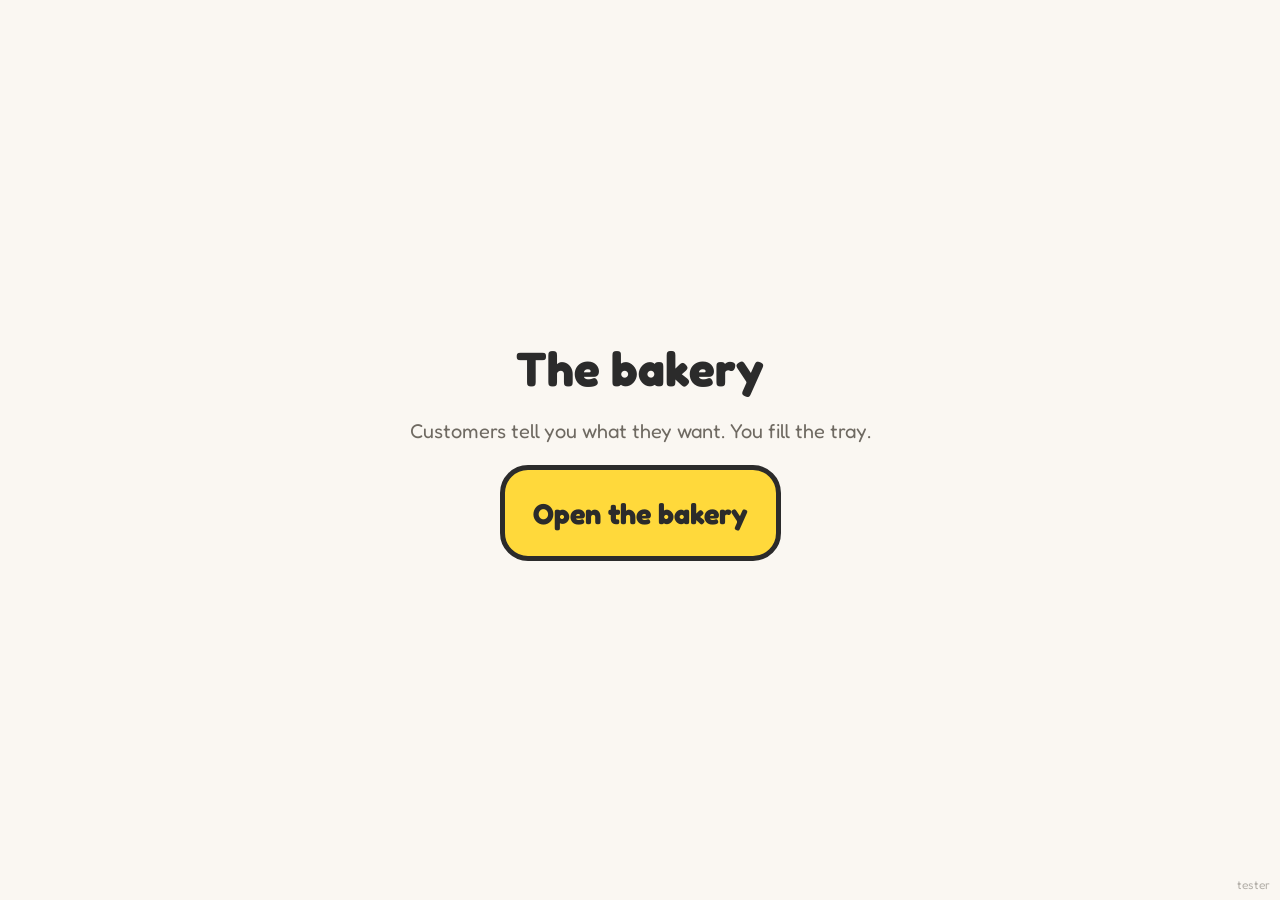
<file: index.html>
<!doctype html>
<html lang="en-AU">
<head>
<meta charset="utf-8">
<meta name="viewport" content="width=device-width, initial-scale=1, viewport-fit=cover, user-scalable=no">
<title>Bakery prototype</title>
<meta name="description" content="Validation prototype: fill trays of ten. No accounts, no data leaves this device.">
<link rel="preconnect" href="https://fonts.googleapis.com">
<link href="https://fonts.googleapis.com/css2?family=Fredoka:wght@500;700&display=swap" rel="stylesheet">
<link rel="stylesheet" href="styles.css?v=3">
</head>
<body>
<main id="app" aria-live="polite"></main>
<script type="module" src="app.js"></script>
</body>
</html>
</file>
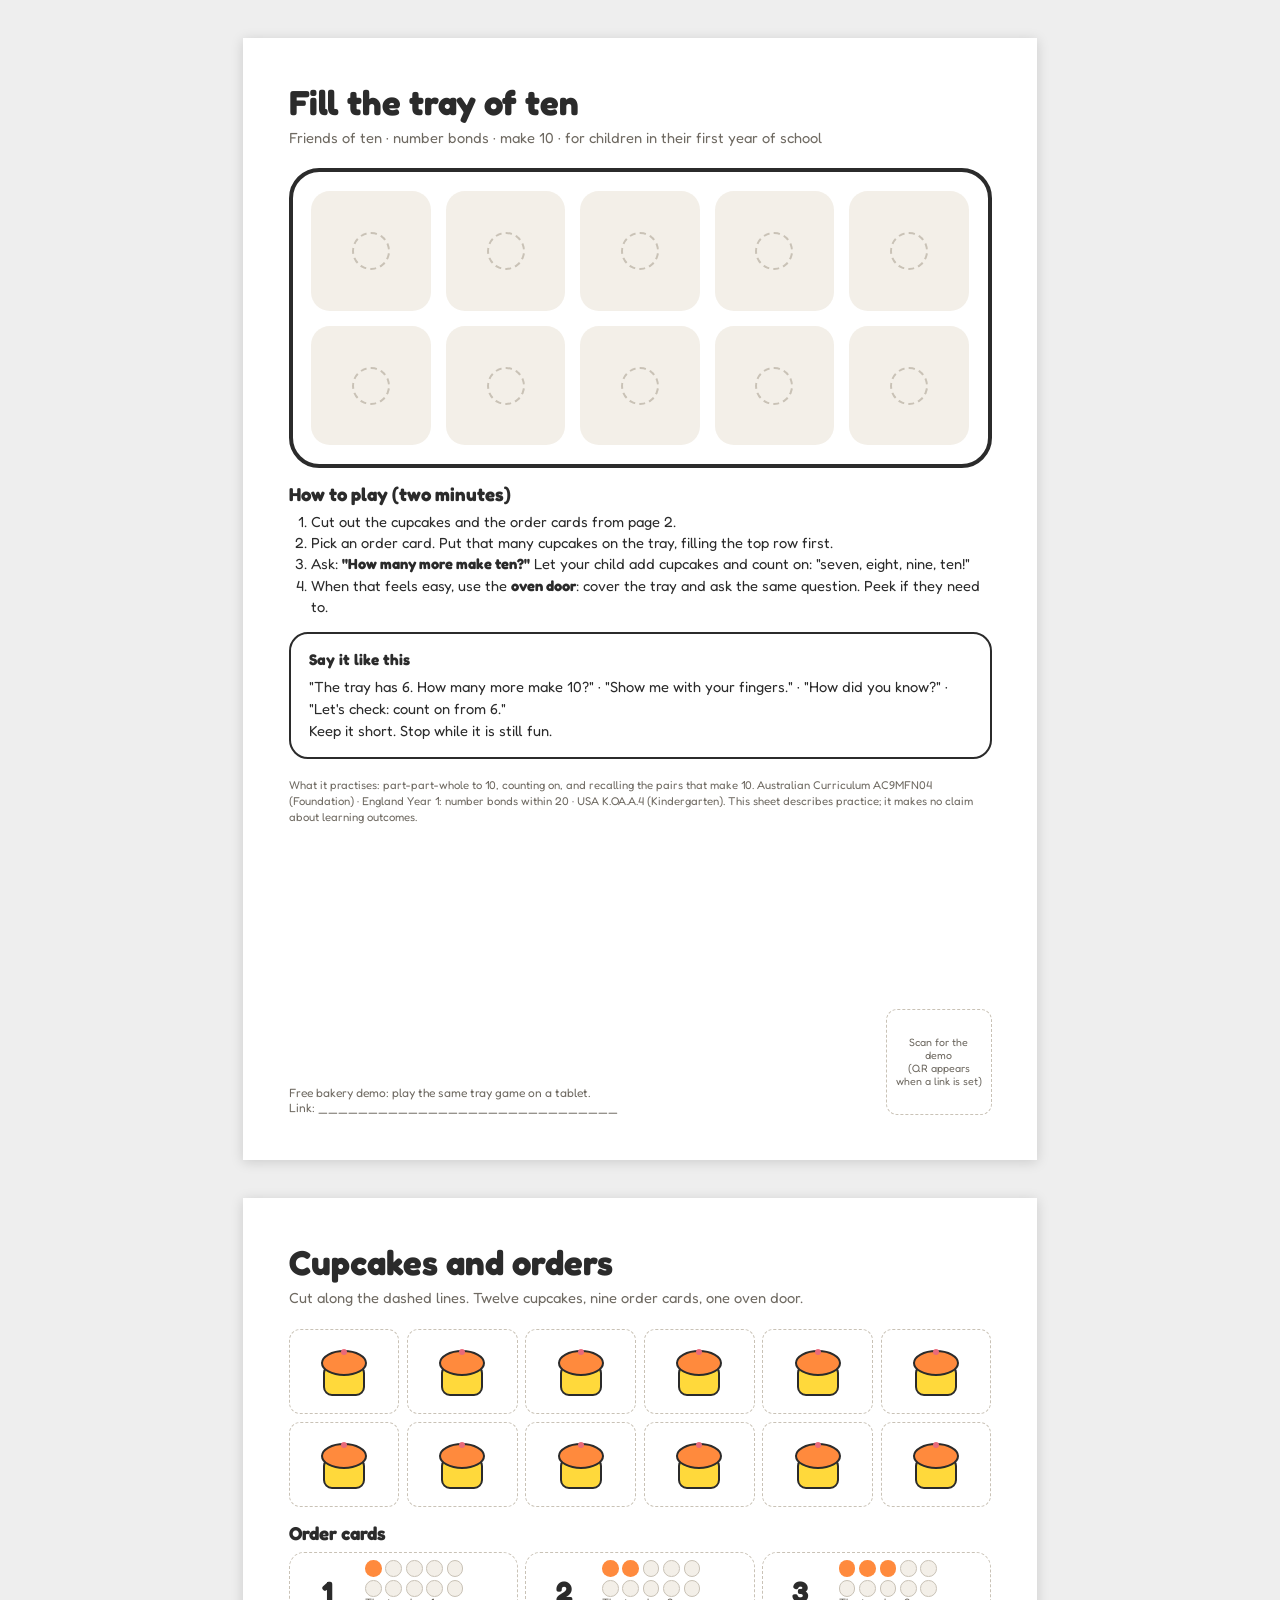
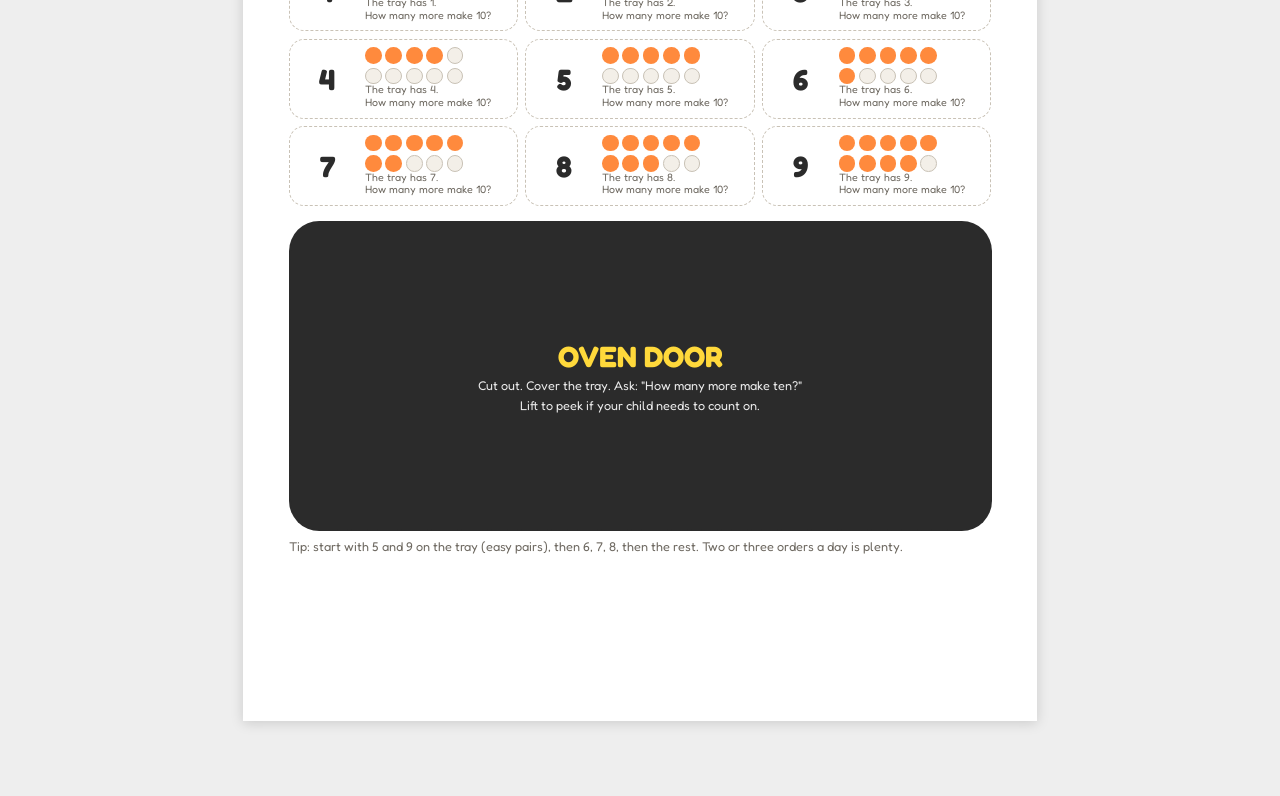
<file: printable.html>
<!doctype html>
<html lang="en-AU">
<head>
<meta charset="utf-8">
<meta name="viewport" content="width=device-width, initial-scale=1">
<title>Fill the tray of ten — printable</title>
<link href="https://fonts.googleapis.com/css2?family=Fredoka:wght@500;700&display=swap" rel="stylesheet">
<style>
  @page { size: A4 portrait; margin: 12mm; }
  :root{--ink:#2B2B2B;--muted:#6F6A62;--line:#C9C2B6;--cell:#F3EFE8;--lemon:#FFD93B;--tangerine:#FF8A3D;--sky:#5AB0FF}
  *{box-sizing:border-box}
  body{margin:0;color:var(--ink);font-family:Fredoka,system-ui,sans-serif;background:#fff}
  .page{width:186mm;min-height:273mm;margin:0 auto;padding:0;position:relative;page-break-after:always}
  .page:last-child{page-break-after:auto}
  h1{font-size:26pt;margin:0 0 2mm;line-height:1.1}
  h2{font-size:14pt;margin:4mm 0 1.5mm}
  .sub{color:var(--muted);font-size:11pt;margin:0 0 6mm}
  .tray{display:grid;grid-template-columns:repeat(5,1fr);gap:4mm;padding:5mm;border:1.2mm solid var(--ink);border-radius:8mm;background:#fff}
  .cell{aspect-ratio:1;border-radius:5mm;background:var(--cell);display:grid;place-items:center}
  .cell::after{content:"";width:9mm;height:9mm;border-radius:50%;border:.7mm dashed var(--line)}
  ol{margin:0;padding-left:6mm;font-size:11pt;line-height:1.45}
  .say{border:.6mm solid var(--ink);border-radius:5mm;padding:4mm 5mm;font-size:11pt;line-height:1.5;margin-top:4mm}
  .say b{display:block;font-size:11.5pt;margin-bottom:1mm}
  .codes{font-size:8.5pt;color:var(--muted);margin-top:5mm;line-height:1.4}
  .foot{position:absolute;left:0;right:0;bottom:0;display:flex;justify-content:space-between;align-items:flex-end;gap:6mm;font-size:9pt;color:var(--muted)}
  .qr{width:28mm;height:28mm;border:.5mm dashed var(--line);border-radius:3mm;display:grid;place-items:center;text-align:center;font-size:8pt;padding:2mm}
  .qr img,.qr canvas{width:26mm!important;height:26mm!important}
  /* page 2 */
  .counters{display:grid;grid-template-columns:repeat(6,1fr);gap:2mm}
  .counter{aspect-ratio:1.3;border:.4mm dashed var(--line);border-radius:3mm;display:grid;place-items:center}
  .cards{display:grid;grid-template-columns:repeat(3,1fr);gap:2mm;margin-top:2mm}
  .card{border:.5mm dashed var(--line);border-radius:4mm;padding:2mm 3mm;display:flex;align-items:center;gap:3mm}
  .card .n{font-size:22pt;font-weight:700;width:14mm;text-align:center}
  .card .dots{display:grid;grid-template-columns:repeat(5,1fr);gap:1mm;width:26mm}
  .card .dots i{display:block;aspect-ratio:1;border-radius:50%;background:var(--tangerine)}
  .card .dots i.off{background:var(--cell);border:.3mm solid var(--line)}
  .card .q{font-size:8pt;color:var(--muted);line-height:1.2}
  .door{margin-top:4mm;border:.6mm dashed var(--ink);border-radius:8mm;height:82mm;background:var(--ink);color:var(--lemon);display:grid;place-items:center;text-align:center;padding:4mm}
  .door b{font-size:22pt}
  .door span{font-size:9.5pt;color:#fff;opacity:.9}
  .tip{font-size:9.5pt;color:var(--muted);margin-top:2mm;line-height:1.4}
  @media screen{body{background:#eee;padding:10mm 0}.page{background:#fff;padding:12mm;box-shadow:0 2px 12px rgba(0,0,0,.15);margin-bottom:10mm;min-height:297mm;width:210mm}.foot{left:12mm;right:12mm;bottom:12mm}}
</style>
</head>
<body>

<section class="page">
  <h1>Fill the tray of ten</h1>
  <p class="sub">Friends of ten · number bonds · make 10 · for children in their first year of school</p>

  <div class="tray" aria-label="ten frame tray">
    <div class="cell"></div><div class="cell"></div><div class="cell"></div><div class="cell"></div><div class="cell"></div>
    <div class="cell"></div><div class="cell"></div><div class="cell"></div><div class="cell"></div><div class="cell"></div>
  </div>

  <h2>How to play (two minutes)</h2>
  <ol>
    <li>Cut out the cupcakes and the order cards from page 2.</li>
    <li>Pick an order card. Put that many cupcakes on the tray, filling the top row first.</li>
    <li>Ask: <b>"How many more make ten?"</b> Let your child add cupcakes and count on: "seven, eight, nine, ten!"</li>
    <li>When that feels easy, use the <b>oven door</b>: cover the tray and ask the same question. Peek if they need to.</li>
  </ol>

  <div class="say">
    <b>Say it like this</b>
    "The tray has 6. How many more make 10?" · "Show me with your fingers." · "How did you know?" · "Let's check: count on from 6."
    <br>Keep it short. Stop while it is still fun.
  </div>

  <p class="codes">What it practises: part-part-whole to 10, counting on, and recalling the pairs that make 10.
  Australian Curriculum AC9MFN04 (Foundation) · England Year 1: number bonds within 20 · USA K.OA.A.4 (Kindergarten).
  This sheet describes practice; it makes no claim about learning outcomes.</p>

  <div class="foot">
    <div>Free bakery demo: play the same tray game on a tablet.<br><span id="urltext">Link: ______________________________</span></div>
    <div class="qr" id="qr">Scan for the demo<br>(QR appears when a link is set)</div>
  </div>
</section>

<section class="page">
  <h1>Cupcakes and orders</h1>
  <p class="sub">Cut along the dashed lines. Twelve cupcakes, nine order cards, one oven door.</p>

  <div class="counters">
    <!-- 12 cupcakes -->
    <div class="counter"><svg width="60" height="56" viewBox="0 0 60 56"><rect x="10" y="22" width="40" height="30" rx="8" fill="#FFD93B" stroke="#2B2B2B" stroke-width="2"/><ellipse cx="30" cy="20" rx="22" ry="12" fill="#FF8A3D" stroke="#2B2B2B" stroke-width="2"/><circle cx="30" cy="9" r="3" fill="#E96A7A"/></svg></div>
    <div class="counter"><svg width="60" height="56" viewBox="0 0 60 56"><rect x="10" y="22" width="40" height="30" rx="8" fill="#FFD93B" stroke="#2B2B2B" stroke-width="2"/><ellipse cx="30" cy="20" rx="22" ry="12" fill="#FF8A3D" stroke="#2B2B2B" stroke-width="2"/><circle cx="30" cy="9" r="3" fill="#E96A7A"/></svg></div>
    <div class="counter"><svg width="60" height="56" viewBox="0 0 60 56"><rect x="10" y="22" width="40" height="30" rx="8" fill="#FFD93B" stroke="#2B2B2B" stroke-width="2"/><ellipse cx="30" cy="20" rx="22" ry="12" fill="#FF8A3D" stroke="#2B2B2B" stroke-width="2"/><circle cx="30" cy="9" r="3" fill="#E96A7A"/></svg></div>
    <div class="counter"><svg width="60" height="56" viewBox="0 0 60 56"><rect x="10" y="22" width="40" height="30" rx="8" fill="#FFD93B" stroke="#2B2B2B" stroke-width="2"/><ellipse cx="30" cy="20" rx="22" ry="12" fill="#FF8A3D" stroke="#2B2B2B" stroke-width="2"/><circle cx="30" cy="9" r="3" fill="#E96A7A"/></svg></div>
    <div class="counter"><svg width="60" height="56" viewBox="0 0 60 56"><rect x="10" y="22" width="40" height="30" rx="8" fill="#FFD93B" stroke="#2B2B2B" stroke-width="2"/><ellipse cx="30" cy="20" rx="22" ry="12" fill="#FF8A3D" stroke="#2B2B2B" stroke-width="2"/><circle cx="30" cy="9" r="3" fill="#E96A7A"/></svg></div>
    <div class="counter"><svg width="60" height="56" viewBox="0 0 60 56"><rect x="10" y="22" width="40" height="30" rx="8" fill="#FFD93B" stroke="#2B2B2B" stroke-width="2"/><ellipse cx="30" cy="20" rx="22" ry="12" fill="#FF8A3D" stroke="#2B2B2B" stroke-width="2"/><circle cx="30" cy="9" r="3" fill="#E96A7A"/></svg></div>
    <div class="counter"><svg width="60" height="56" viewBox="0 0 60 56"><rect x="10" y="22" width="40" height="30" rx="8" fill="#FFD93B" stroke="#2B2B2B" stroke-width="2"/><ellipse cx="30" cy="20" rx="22" ry="12" fill="#FF8A3D" stroke="#2B2B2B" stroke-width="2"/><circle cx="30" cy="9" r="3" fill="#E96A7A"/></svg></div>
    <div class="counter"><svg width="60" height="56" viewBox="0 0 60 56"><rect x="10" y="22" width="40" height="30" rx="8" fill="#FFD93B" stroke="#2B2B2B" stroke-width="2"/><ellipse cx="30" cy="20" rx="22" ry="12" fill="#FF8A3D" stroke="#2B2B2B" stroke-width="2"/><circle cx="30" cy="9" r="3" fill="#E96A7A"/></svg></div>
    <div class="counter"><svg width="60" height="56" viewBox="0 0 60 56"><rect x="10" y="22" width="40" height="30" rx="8" fill="#FFD93B" stroke="#2B2B2B" stroke-width="2"/><ellipse cx="30" cy="20" rx="22" ry="12" fill="#FF8A3D" stroke="#2B2B2B" stroke-width="2"/><circle cx="30" cy="9" r="3" fill="#E96A7A"/></svg></div>
    <div class="counter"><svg width="60" height="56" viewBox="0 0 60 56"><rect x="10" y="22" width="40" height="30" rx="8" fill="#FFD93B" stroke="#2B2B2B" stroke-width="2"/><ellipse cx="30" cy="20" rx="22" ry="12" fill="#FF8A3D" stroke="#2B2B2B" stroke-width="2"/><circle cx="30" cy="9" r="3" fill="#E96A7A"/></svg></div>
    <div class="counter"><svg width="60" height="56" viewBox="0 0 60 56"><rect x="10" y="22" width="40" height="30" rx="8" fill="#FFD93B" stroke="#2B2B2B" stroke-width="2"/><ellipse cx="30" cy="20" rx="22" ry="12" fill="#FF8A3D" stroke="#2B2B2B" stroke-width="2"/><circle cx="30" cy="9" r="3" fill="#E96A7A"/></svg></div>
    <div class="counter"><svg width="60" height="56" viewBox="0 0 60 56"><rect x="10" y="22" width="40" height="30" rx="8" fill="#FFD93B" stroke="#2B2B2B" stroke-width="2"/><ellipse cx="30" cy="20" rx="22" ry="12" fill="#FF8A3D" stroke="#2B2B2B" stroke-width="2"/><circle cx="30" cy="9" r="3" fill="#E96A7A"/></svg></div>
  </div>

  <h2>Order cards</h2>
  <div class="cards" id="cards"></div>

  <div class="door"><div><b>OVEN DOOR</b><br><span>Cut out. Cover the tray. Ask: "How many more make ten?"<br>Lift to peek if your child needs to count on.</span></div></div>
  <p class="tip">Tip: start with 5 and 9 on the tray (easy pairs), then 6, 7, 8, then the rest. Two or three orders a day is plenty.</p>
</section>

<script>
  // Order cards 1–9 with 2×5 dot patterns
  const cards = document.getElementById('cards');
  for (let n = 1; n <= 9; n++) {
    const card = document.createElement('div'); card.className = 'card';
    const dots = Array.from({length: 10}, (_, i) => `<i class="${i < n ? '' : 'off'}"></i>`).join('');
    card.innerHTML = `<div class="n">${n}</div><div><div class="dots">${dots}</div><div class="q">The tray has ${n}.<br>How many more make 10?</div></div>`;
    cards.append(card);
  }
  // Optional QR: open printable.html?url=https://your-demo-link to embed it before printing.
  const url = new URLSearchParams(location.search).get('url');
  if (url) {
    document.getElementById('urltext').textContent = url;
    const s = document.createElement('script');
    s.src = 'https://cdnjs.cloudflare.com/ajax/libs/qrcodejs/1.0.0/qrcode.min.js';
    s.onload = () => { const q = document.getElementById('qr'); q.textContent = ''; new QRCode(q, { text: url, width: 98, height: 98, correctLevel: QRCode.CorrectLevel.M }); };
    document.head.append(s);
  }
</script>
</body>
</html>
</file>
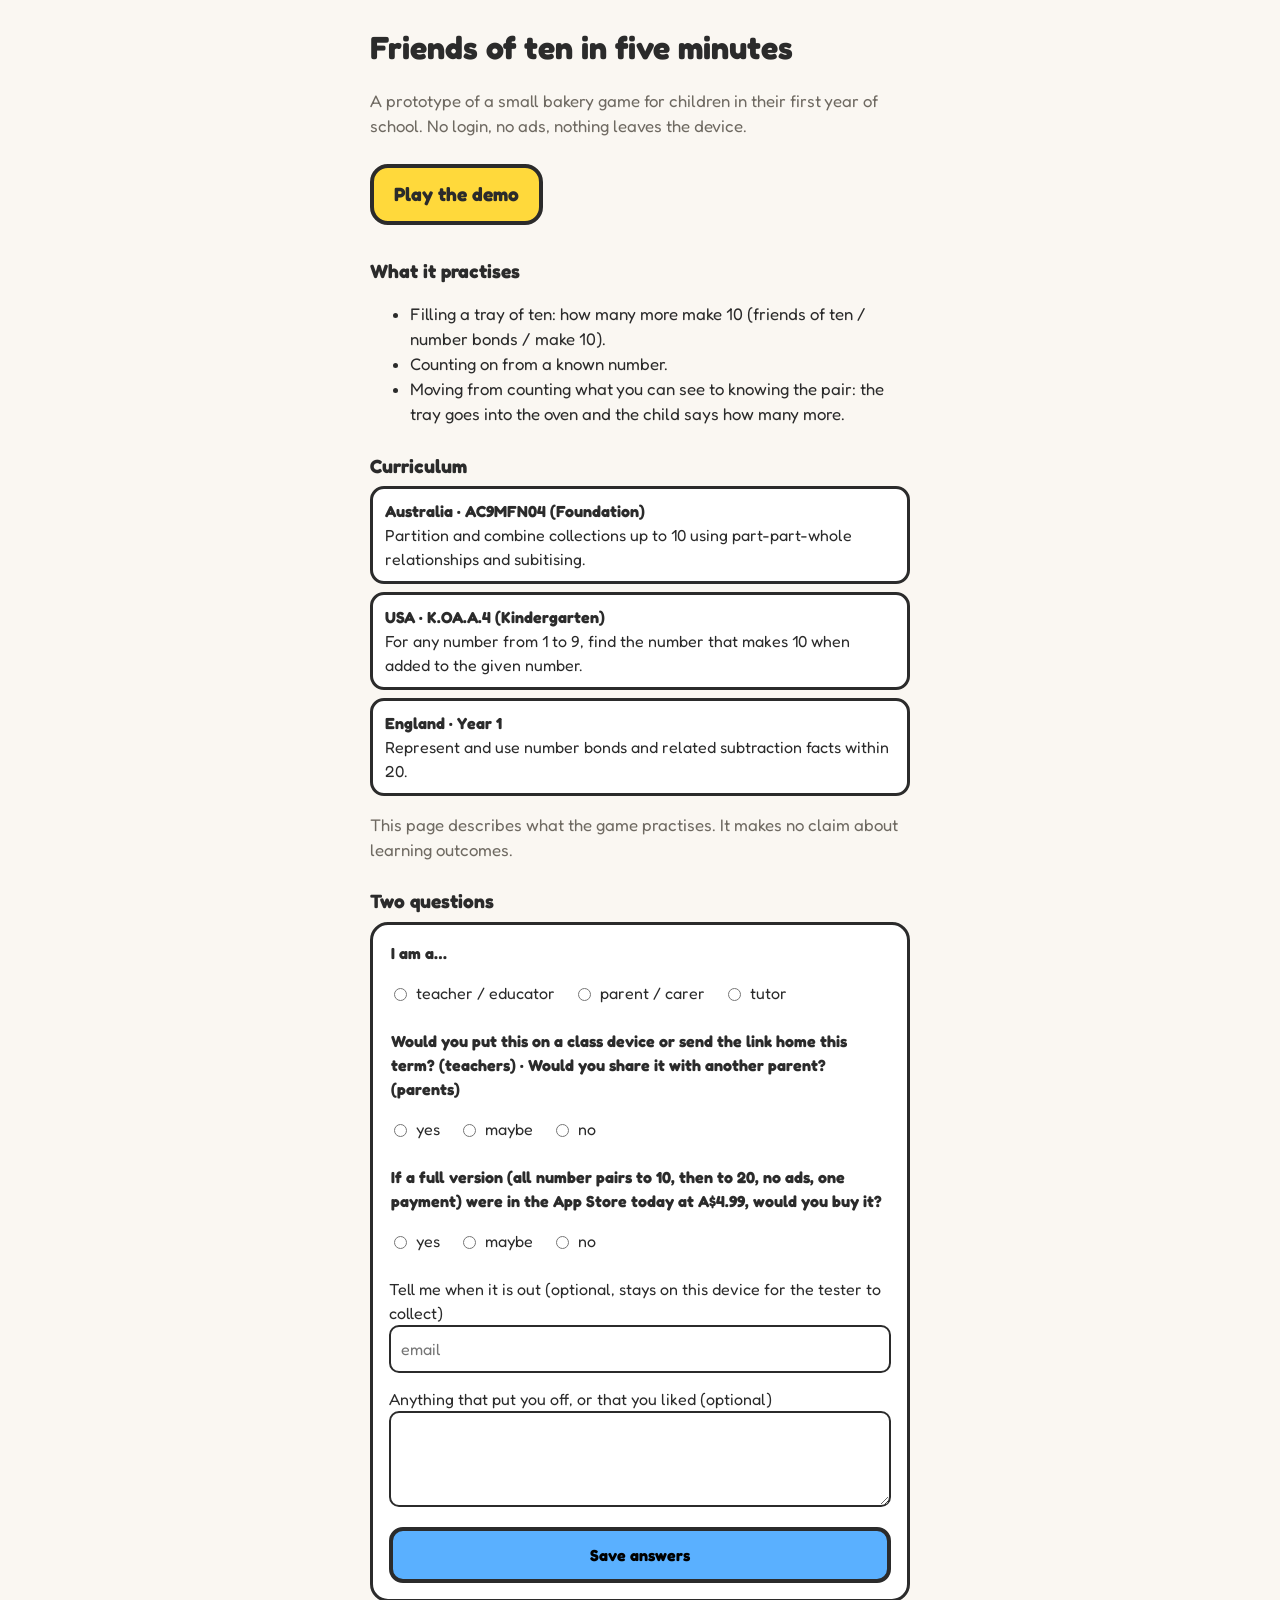
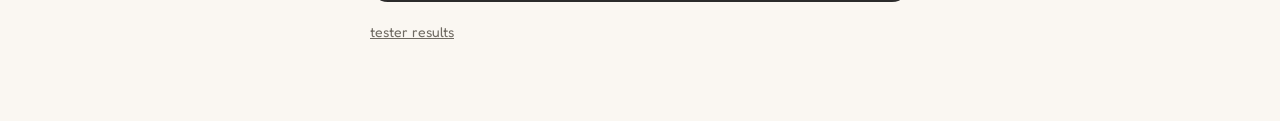
<file: teacher.html>
<!doctype html>
<html lang="en-AU">
<head>
<meta charset="utf-8">
<meta name="viewport" content="width=device-width, initial-scale=1">
<title>Friends of ten in five minutes</title>
<link href="https://fonts.googleapis.com/css2?family=Fredoka:wght@500;700&display=swap" rel="stylesheet">
<style>
  :root{--bg:#FAF7F2;--ink:#2B2B2B;--tangerine:#FF8A3D;--sky:#5AB0FF;--lemon:#FFD93B;--muted:#6F6A62;--panel:#fff}
  *{box-sizing:border-box}
  body{margin:0;background:var(--bg);color:var(--ink);font-family:Fredoka,system-ui,sans-serif;padding:24px 16px 60px;line-height:1.5}
  main{max-width:60ch;margin:0 auto}
  h1{font-size:2rem;margin:0 0 6px}
  h2{font-size:1.2rem;margin:24px 0 6px}
  p,li{font-size:1.05rem}
  .muted{color:var(--muted)}
  .codes{display:grid;gap:8px}
  .code{background:var(--panel);border:3px solid var(--ink);border-radius:14px;padding:10px 12px}
  .code b{display:block}
  .cta{display:inline-block;background:var(--lemon);border:4px solid var(--ink);border-radius:18px;padding:12px 20px;font-weight:700;text-decoration:none;color:var(--ink);font-size:1.2rem;margin:8px 0}
  form{background:var(--panel);border:3px solid var(--ink);border-radius:18px;padding:16px;display:grid;gap:14px}
  fieldset{border:0;padding:0;margin:0}
  legend{font-weight:700;margin-bottom:6px}
  label.opt{display:inline-flex;align-items:center;gap:6px;margin-right:14px;min-height:44px}
  input[type=text],input[type=email],textarea{width:100%;font:inherit;padding:10px;border:2px solid var(--ink);border-radius:10px}
  button{font:inherit;font-weight:700;background:var(--sky);border:4px solid var(--ink);border-radius:14px;padding:12px 18px;min-height:52px}
  .thanks{display:none;background:var(--panel);border:3px solid var(--ink);border-radius:18px;padding:16px}
  small a{color:var(--muted)}
</style>
</head>
<body>
<main>
  <h1>Friends of ten in five minutes</h1>
  <p class="muted">A prototype of a small bakery game for children in their first year of school. No login, no ads, nothing leaves the device.</p>
  <a class="cta" href="index.html">Play the demo</a>

  <h2>What it practises</h2>
  <ul>
    <li>Filling a tray of ten: how many more make 10 (friends of ten / number bonds / make 10).</li>
    <li>Counting on from a known number.</li>
    <li>Moving from counting what you can see to knowing the pair: the tray goes into the oven and the child says how many more.</li>
  </ul>

  <h2>Curriculum</h2>
  <div class="codes">
    <div class="code"><b>Australia · AC9MFN04 (Foundation)</b>Partition and combine collections up to 10 using part-part-whole relationships and subitising.</div>
    <div class="code"><b>USA · K.OA.A.4 (Kindergarten)</b>For any number from 1 to 9, find the number that makes 10 when added to the given number.</div>
    <div class="code"><b>England · Year 1</b>Represent and use number bonds and related subtraction facts within 20.</div>
  </div>
  <p class="muted">This page describes what the game practises. It makes no claim about learning outcomes.</p>

  <h2>Two questions</h2>
  <form id="f">
    <fieldset>
      <legend>I am a…</legend>
      <label class="opt"><input type="radio" name="role" value="teacher" required> teacher / educator</label>
      <label class="opt"><input type="radio" name="role" value="parent"> parent / carer</label>
      <label class="opt"><input type="radio" name="role" value="tutor"> tutor</label>
    </fieldset>
    <fieldset>
      <legend>Would you put this on a class device or send the link home this term? (teachers) · Would you share it with another parent? (parents)</legend>
      <label class="opt"><input type="radio" name="share" value="yes" required> yes</label>
      <label class="opt"><input type="radio" name="share" value="maybe"> maybe</label>
      <label class="opt"><input type="radio" name="share" value="no"> no</label>
    </fieldset>
    <fieldset>
      <legend>If a full version (all number pairs to 10, then to 20, no ads, one payment) were in the App Store today at A$4.99, would you buy it?</legend>
      <label class="opt"><input type="radio" name="pay" value="yes" required> yes</label>
      <label class="opt"><input type="radio" name="pay" value="maybe"> maybe</label>
      <label class="opt"><input type="radio" name="pay" value="no"> no</label>
    </fieldset>
    <label>Tell me when it is out (optional, stays on this device for the tester to collect)<input type="email" name="contact" placeholder="email"></label>
    <label>Anything that put you off, or that you liked (optional)<textarea name="comment" rows="3"></textarea></label>
    <button type="submit">Save answers</button>
  </form>
  <div class="thanks" id="thanks">Saved on this device. Thank you.</div>
  <p><small><a href="index.html#results">tester results</a></small></p>
</main>
<script>
  const KEY = 'bakery-proto-v1';
  document.getElementById('f').addEventListener('submit', (e) => {
    e.preventDefault();
    const fd = new FormData(e.target);
    let data; try { data = JSON.parse(localStorage.getItem(KEY)) || { shifts: [], forms: [] }; } catch { data = { shifts: [], forms: [] }; }
    data.forms.push({ at: new Date().toISOString(), role: fd.get('role'), share: fd.get('share'), pay: fd.get('pay'), contact: fd.get('contact') || '', comment: fd.get('comment') || '' });
    try { localStorage.setItem(KEY, JSON.stringify(data)); } catch {}
    e.target.reset(); e.target.style.display = 'none'; document.getElementById('thanks').style.display = 'block';
  });
</script>
</body>
</html>
</file>
<file: styles.css>
:root{
  --bg:#FAF7F2; --ink:#2B2B2B; --tangerine:#FF8A3D; --sky:#5AB0FF; --lemon:#FFD93B; --leaf:#58C27D;
  --cell:#EFEAE2; --panel:#FFFFFF; --muted:#6F6A62;
  --target:72px;
}
*{box-sizing:border-box; -webkit-tap-highlight-color:transparent; touch-action:manipulation}
html,body{height:100%; margin:0; background:var(--bg); color:var(--ink);
  font-family:Fredoka,"Nunito",system-ui,sans-serif; user-select:none; -webkit-user-select:none; overflow:hidden}
button{font:inherit; color:inherit; cursor:pointer}
#app{height:100%; display:flex; flex-direction:column}

/* ---- gameplay ---- */
.game{flex:1; display:grid; gap:12px; padding:12px;
  grid-template-columns:minmax(150px,1fr) minmax(0,2.4fr) minmax(150px,1fr);
  grid-template-rows:minmax(0,1fr) auto}
.order{grid-column:1; grid-row:1; background:var(--panel); border:4px solid var(--ink); border-radius:24px;
  display:flex; flex-direction:column; align-items:center; justify-content:center; gap:10px; padding:12px}
.customer{width:88px; height:88px; border-radius:50%; position:relative; background:var(--sky)}
.customer::before,.customer::after{content:""; position:absolute; top:32px; width:11px; height:11px; border-radius:50%; background:var(--ink)}
.customer::before{left:26px}.customer::after{right:26px}
.customer .mouth{position:absolute; left:50%; bottom:22px; width:26px; height:12px; border:4px solid var(--ink); border-top:0;
  border-radius:0 0 20px 20px; transform:translateX(-50%); transition:all .3s}
.customer.waiting .mouth{height:4px; border-radius:4px; border-bottom-width:4px}
.customer.happy{animation:bounce .6s}
.order .num{font-size:4rem; line-height:1; font-weight:700}
.dots{display:grid; grid-template-columns:repeat(5,1fr); gap:5px; width:110px}
.dots i{display:block; aspect-ratio:1; border-radius:50%; background:var(--tangerine)}
.speak{min-width:var(--target); min-height:var(--target); border-radius:50%; border:4px solid var(--ink); background:var(--lemon); font-size:1.6rem}

.trayWrap{grid-column:2; grid-row:1; display:flex; align-items:center; justify-content:center; position:relative}
.tray{width:min(100%,640px); background:var(--panel); border:4px solid var(--ink); border-radius:24px; padding:14px;
  display:grid; grid-template-columns:repeat(5,1fr); gap:10px; position:relative}
.cell{aspect-ratio:1; border-radius:18px; background:var(--cell); display:grid; place-items:center; position:relative;
  min-width:var(--target); min-height:var(--target)}
.cell.empty::after{content:""; width:26%; height:26%; border-radius:50%; border:3px dashed #C9C2B6}
.cell.hint{animation:pulse 1s infinite}
.cake{width:68%; height:62%; border-radius:30% 30% 22% 22%; background:var(--lemon); position:relative}
.cake::after{content:""; position:absolute; left:16%; right:16%; top:-24%; height:52%; border-radius:50%; background:var(--tangerine)}
.cake.pop{animation:pop .25s}
.door{position:absolute; inset:-4px; border-radius:24px; background:var(--ink); color:var(--lemon); display:grid; place-items:center;
  transform-origin:left center; transform:scaleX(0); transition:transform .45s cubic-bezier(.2,.8,.2,1); pointer-events:none}
.door.closed{transform:scaleX(1); pointer-events:auto}
.door .big{font-size:6rem; line-height:1; font-weight:700}
.door .sub{font-size:1.2rem; opacity:.85}

.oven{grid-column:3; grid-row:1; background:var(--ink); color:var(--bg); border-radius:24px; display:flex; flex-direction:column;
  align-items:center; justify-content:center; gap:10px; padding:12px; font-weight:700}
.oven .window{width:74%; aspect-ratio:1.1; border-radius:16px; border:5px solid var(--lemon); display:grid; place-items:center;
  font-size:2.6rem; color:var(--lemon); background:#1b1b1b}
.oven .window.lit{background:#3a2a10; box-shadow:inset 0 0 30px #FF8A3D88}

.rack{grid-column:1/4; grid-row:2; background:var(--panel); border:4px solid var(--ink); border-radius:24px; min-height:110px;
  display:flex; align-items:center; justify-content:center; gap:14px; padding:10px; flex-wrap:wrap}
.rack .cakeBtn{width:var(--target); height:var(--target); border:0; background:transparent; display:grid; place-items:center; touch-action:none}
.rack .cakeBtn .cake{width:52px; height:46px}
.numShelf{display:flex; gap:10px; flex-wrap:wrap; justify-content:center}
.numBtn{min-width:var(--target); min-height:var(--target); border-radius:18px; border:4px solid var(--ink); background:var(--panel);
  display:flex; flex-direction:column; align-items:center; justify-content:center; gap:4px; padding:6px 8px}
.numBtn b{font-size:1.6rem; line-height:1}
.numBtn .mini{display:grid; grid-template-columns:repeat(5,1fr); gap:2px; width:40px}
.numBtn .mini i{display:block; aspect-ratio:1; border-radius:50%; background:var(--sky)}
.numBtn .mini i.off{background:var(--cell)}
.numBtn.dim{opacity:.35}

.dragGhost{position:fixed; pointer-events:none; z-index:50; width:70px; height:62px; transform:translate(-50%,-60%)}
.dragGhost .cake{width:100%; height:100%}

/* ---- screens ---- */
.screen{flex:1; display:flex; flex-direction:column; align-items:center; justify-content:center; gap:22px; padding:24px; text-align:center}
.screen h1{font-size:clamp(1.8rem,5vw,3rem); margin:0}
.screen p{font-size:1.25rem; max-width:40ch; margin:0; color:var(--muted)}
.bigBtn{min-width:220px; min-height:96px; border-radius:28px; border:5px solid var(--ink); background:var(--lemon); font-size:1.8rem; font-weight:700; padding:12px 28px}
.bigBtn.alt{background:var(--sky)}
.bigBtn.plain{background:var(--panel)}
.row{display:flex; gap:20px; flex-wrap:wrap; justify-content:center}
.shelf{display:flex; gap:14px; flex-wrap:wrap; justify-content:center}
.box{width:92px; height:72px; border-radius:16px; border:4px solid var(--ink); background:var(--tangerine); display:grid; place-items:center; font-size:1.8rem; font-weight:700; color:var(--ink)}
.box.empty{background:var(--cell); color:var(--muted)}
.tiny{position:fixed; bottom:8px; right:10px; font-size:.75rem; color:var(--muted); text-decoration:none; opacity:.5}
.topbar{display:flex; justify-content:space-between; align-items:center; padding:8px 12px 0; font-size:.95rem; color:var(--muted)}
.topbar button{min-width:var(--target); min-height:48px; border-radius:14px; border:3px solid var(--ink); background:var(--panel)}

/* ---- results (tester) ---- */
.results{flex:1; overflow:auto; padding:20px; font-family:system-ui,sans-serif; user-select:text; -webkit-user-select:text}
.results h1{font-size:1.4rem}
.results table{border-collapse:collapse; width:100%; font-size:.85rem; margin:10px 0 20px}
.results td,.results th{border:1px solid #ddd; padding:6px; text-align:left; vertical-align:top}
.results .ok{color:#1b7f3a}.results .no{color:#b23a1d}
.results button{min-height:44px; padding:8px 14px; border-radius:10px; border:2px solid var(--ink); background:var(--panel); margin-right:8px}
.results pre{background:#fff; border:1px solid #ddd; padding:10px; max-height:240px; overflow:auto; font-size:.75rem}

@keyframes pop{0%{transform:scale(.4)}70%{transform:scale(1.15)}100%{transform:scale(1)}}
@keyframes bounce{0%,100%{transform:translateY(0)}40%{transform:translateY(-14px)}}
@keyframes pulse{0%,100%{box-shadow:0 0 0 0 #5AB0FF00}50%{box-shadow:0 0 0 8px #5AB0FF66}}
@media (prefers-reduced-motion: reduce){*{animation:none!important; transition:none!important}}

@media (max-width: 760px), (orientation: portrait){
  .game{grid-template-columns:minmax(0,1fr) minmax(0,1fr); grid-template-rows:auto minmax(0,1fr) auto}
  .game > *{min-width:0}
  .order{grid-column:1/3; grid-row:1; flex-direction:row; justify-content:space-around; gap:8px; padding:8px; border-radius:18px}
  .order .num{font-size:2.6rem}
  .order .dots{width:86px}
  .customer{width:64px; height:64px}
  .customer::before,.customer::after{top:24px; width:8px; height:8px}
  .customer::before{left:19px}.customer::after{right:19px}
  .customer .mouth{bottom:15px; width:20px; height:9px}
  .speak{min-width:56px; min-height:56px; font-size:1.2rem}
  .oven{display:none}
  .trayWrap{grid-column:1/3; grid-row:2}
  .tray{padding:8px; gap:6px; border-radius:18px}
  .cell{min-width:0; min-height:0; border-radius:12px}
  .rack{grid-column:1/3; grid-row:3; gap:8px}
  .door .big{font-size:4rem}
  .game{gap:8px; padding:8px}
}
</file>
